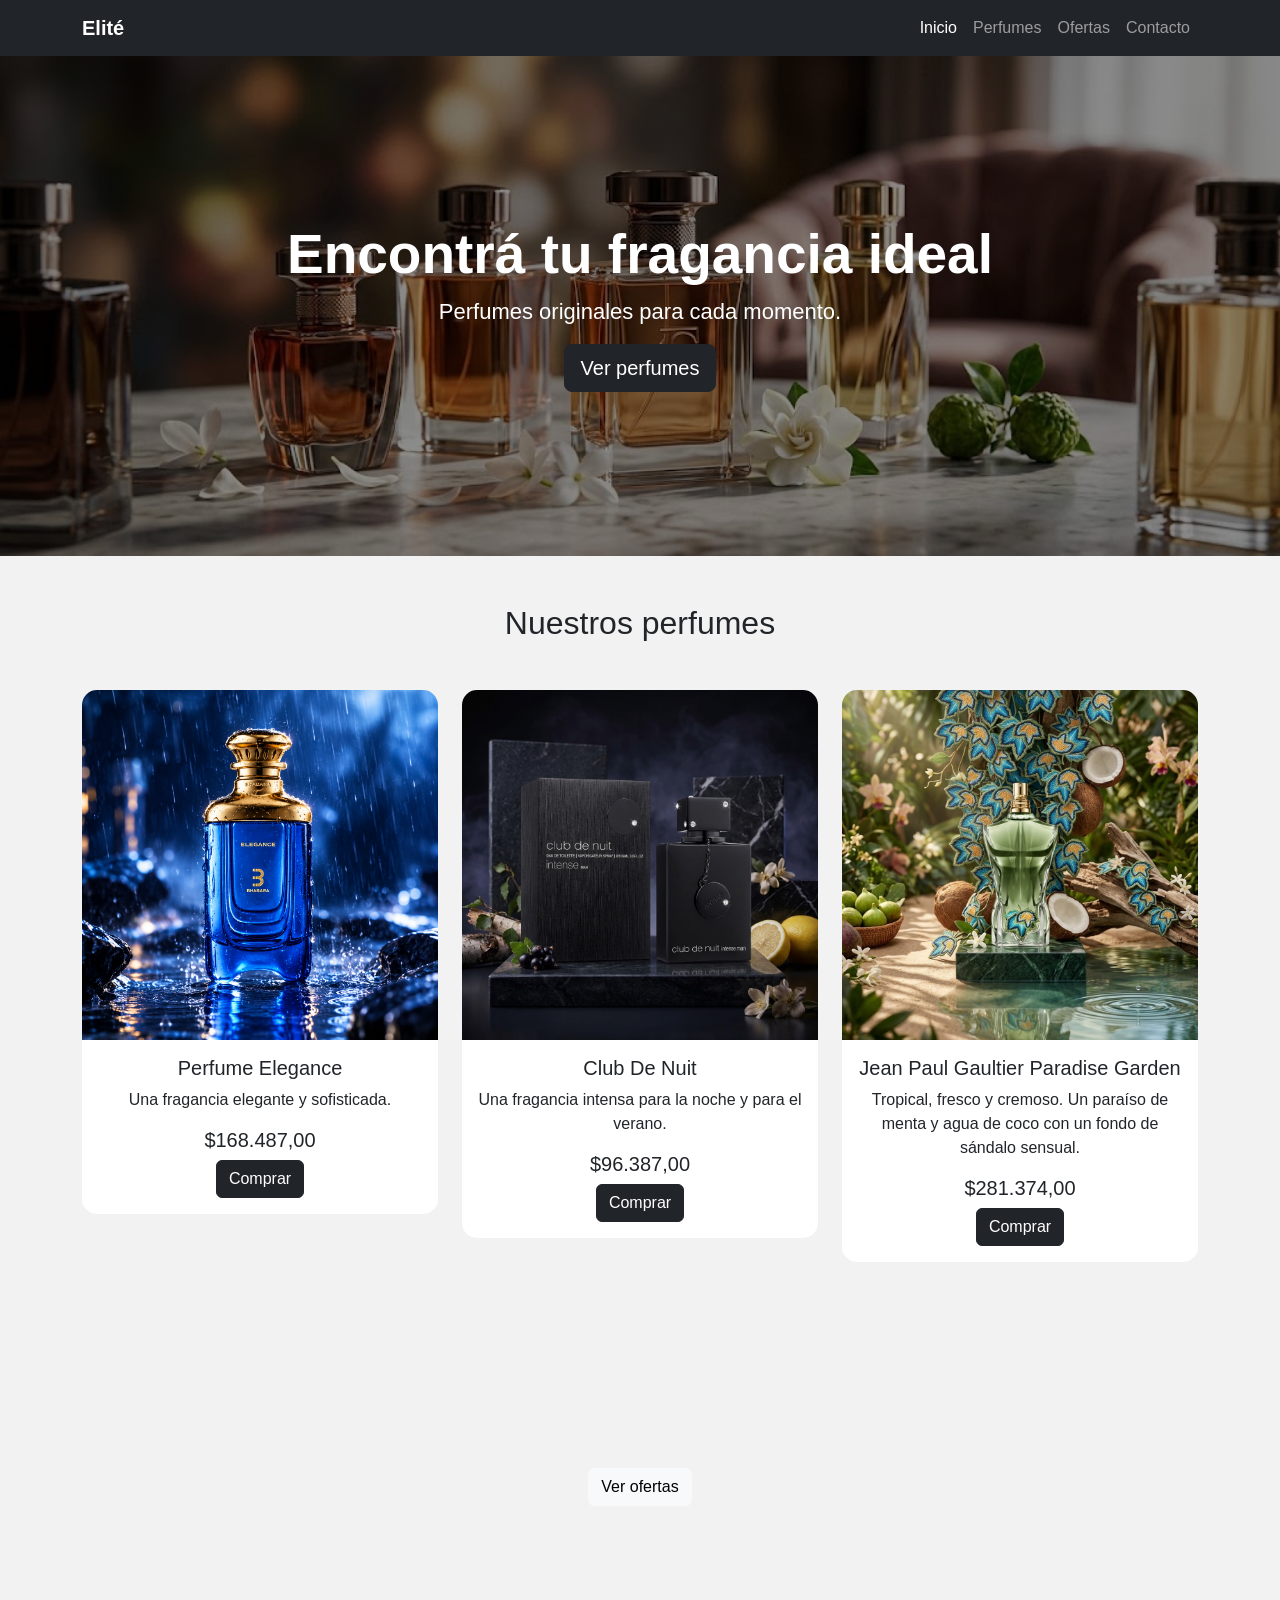
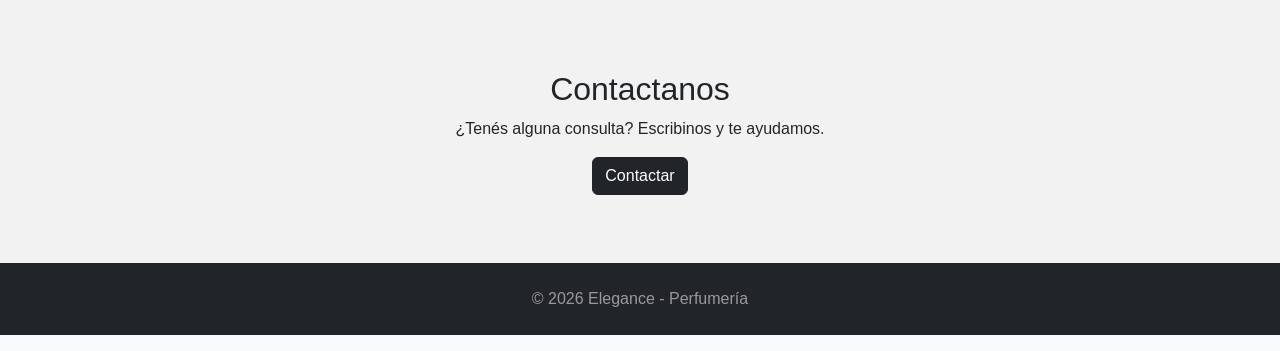
<file: index.html>
<!DOCTYPE html>
<html lang="es">
<head>
    <meta charset="UTF-8">
    <meta name="viewport" content="width=device-width, initial-scale=1.0">
    <title>Perfumeria Elité</title>
    <link rel="stylesheet" href="Biblioteca/bootstrap-5.3.8-dist/bootstrap-5.3.8-dist/css/bootstrap.min.css">
    <link rel="stylesheet" href="Biblioteca/aos-master/aos-master/dist/aos.css">
    <link rel="stylesheet" href="style.css">
</head>
<meta charset="UTF-8"> <meta name="viewport" content="width=device-width, initial-scale=1.0"> <title>Perfumería Elité</title> <!-- Bootstrap --> <link rel="stylesheet" href="Biblioteca/bootstrap-5.3.8-dist/bootstrap-5.3.8-dist/css/bootstrap.min.css"> <!-- AOS --> 

<link rel="stylesheet" href="Biblioteca/aos-master/aos-master/dist/aos.css"> <!-- CSS propio --> <link rel="stylesheet" href="style.css"> </head> <body> <!-- NAVBAR --> <nav class="navbar navbar-expand-lg navbar-dark bg-dark"> <div class="container"> <a class="navbar-brand fw-bold" href="#"> Elité </a> <button class="navbar-toggler" type="button" data-bs-toggle="collapse" data-bs-target="#navbarNav"> <span class="navbar-toggler-icon"></span> </button> <div class="collapse navbar-collapse" id="navbarNav"> <ul class="navbar-nav ms-auto"> <li class="nav-item"> <a class="nav-link active" href="#">Inicio</a> </li> <li class="nav-item"> <a class="nav-link" href="#perfumes">Perfumes</a> </li> <li class="nav-item"> 
    <a class="nav-link" href="#ofertas">Ofertas</a> </li> <li class="nav-item"> <a class="nav-link"
         href="#contacto">Contacto</a> </li> </ul> </div> </div> </nav> <!-- PORTADA --> 
         <section class="hero"> <div class="container text-center"> <h1 data-aos="fade-up"> Encontrá tu fragancia ideal </h1> <p data-aos="fade-up" data-aos-delay="200"> Perfumes originales para cada momento. </p> <a href="#perfumes" class="btn btn-dark btn-lg" data-aos="fade-up" data-aos-delay="400"> Ver perfumes </a> </div> </section> 
         <!-- PERFUMES --> <section id="perfumes" class="container py-5"> <h2 class="text-center mb-5" data-aos="fade-up"> Nuestros perfumes </h2> <div class="row g-4"> 
            <!-- PERFUME 1 --> <div class="col-md-4" data-aos="fade-up"> <div class="card perfume-card"> <img src="img/perfume 2.png" class="card-img-top" alt="Perfume"> <div class="card-body text-center"> <h5 class="card-title"> Perfume Elegance </h5> <p class="card-text"> Una fragancia elegante y sofisticada. </p> <h5> $168.487,00 </h5> 
<button class="btn btn-dark"
    onclick="comprarAhora('Perfume Elegance', 168487)">
    Comprar
</button>
</div> </div> </div> 
            <!-- PERFUME 2 --> <div class="col-md-4" data-aos="fade-up" data-aos-delay="200"> <div class="card perfume-card"> <img src="img/club 2.jpg" class="card-img-top" alt="Perfume"> <div class="card-body text-center"> <h5 class="card-title"> Club De Nuit </h5> <p class="card-text"> Una fragancia intensa para la noche y para el verano. </p> <h5> $96.387,00 </h5> 
<button class="btn btn-dark"
    onclick="comprarAhora('Club De Nuit', 96387)">
    Comprar
</button>
 </div> </div> </div> 
             <!-- PERFUME 3 --> <div class="col-md-4" data-aos="fade-up" data-aos-delay="400"> <div class="card perfume-card"> <img src="img/jeaan 2.jpg" class="card-img-top" alt="Perfume"> <div class="card-body text-center"> <h5 class="card-title"> Jean Paul Gaultier Paradise Garden </h5> <p class="card-text"> Tropical, fresco y cremoso. Un paraíso de menta y agua de coco con un fondo de sándalo sensual. </p> <h5> $281.374,00 </h5> 
<button class="btn btn-dark"
    onclick="comprarAhora('Jean Paul Gaultier Paradise Garden', 281374)">
    Comprar
</button>
</div> </div> </div> </div> </section> 
              <!-- OFERTAS -->  
               
              <section id="ofertas" class="ofertas"> <div class="container text-center"> <h2 data-aos="fade-up"> Ofertas especiales </h2> 
                  <a href="ofertas.html">
                <button class="btn btn-light" > Ver ofertas </button>
        </a>
                <p data-aos="fade-up">  </p>  </div> </section> 
              <!-- CONTACTO --> <section id="contacto" class="container py-5 text-center"> <h2> Contactanos </h2> <p> ¿Tenés alguna consulta? Escribinos y te ayudamos. </p> <button class="btn btn-dark"> Contactar </button> </section> <!-- FOOTER --> <footer class="bg-dark text-white text-center py-4"> <p class="mb-0"> © 2026 Elegance - Perfumería </p> </footer> 
               <!-- Bootstrap JS --> <script src="Biblioteca/bootstrap-5.3.8-dist/bootstrap-5.3.8-dist/js/bootstrap.bundle.min.js"></script> <!-- AOS --> <script src="Biblioteca/aos-master/aos-master/dist/aos.js"></script> <script> AOS.init(); </script>
<body>
    <nav class="navbar navbar-expand-lg bg-body-tertiary">
      
     
<script>
    function comprarAhora(nombre, precio) {
        const producto = {
            nombre: nombre,
            precio: precio
        };

        localStorage.setItem(
            "carrito",
            JSON.stringify([producto])
        );

        window.location.href = "tarjeta.html";
    }
</script>

  
</body>
</html>
</file>
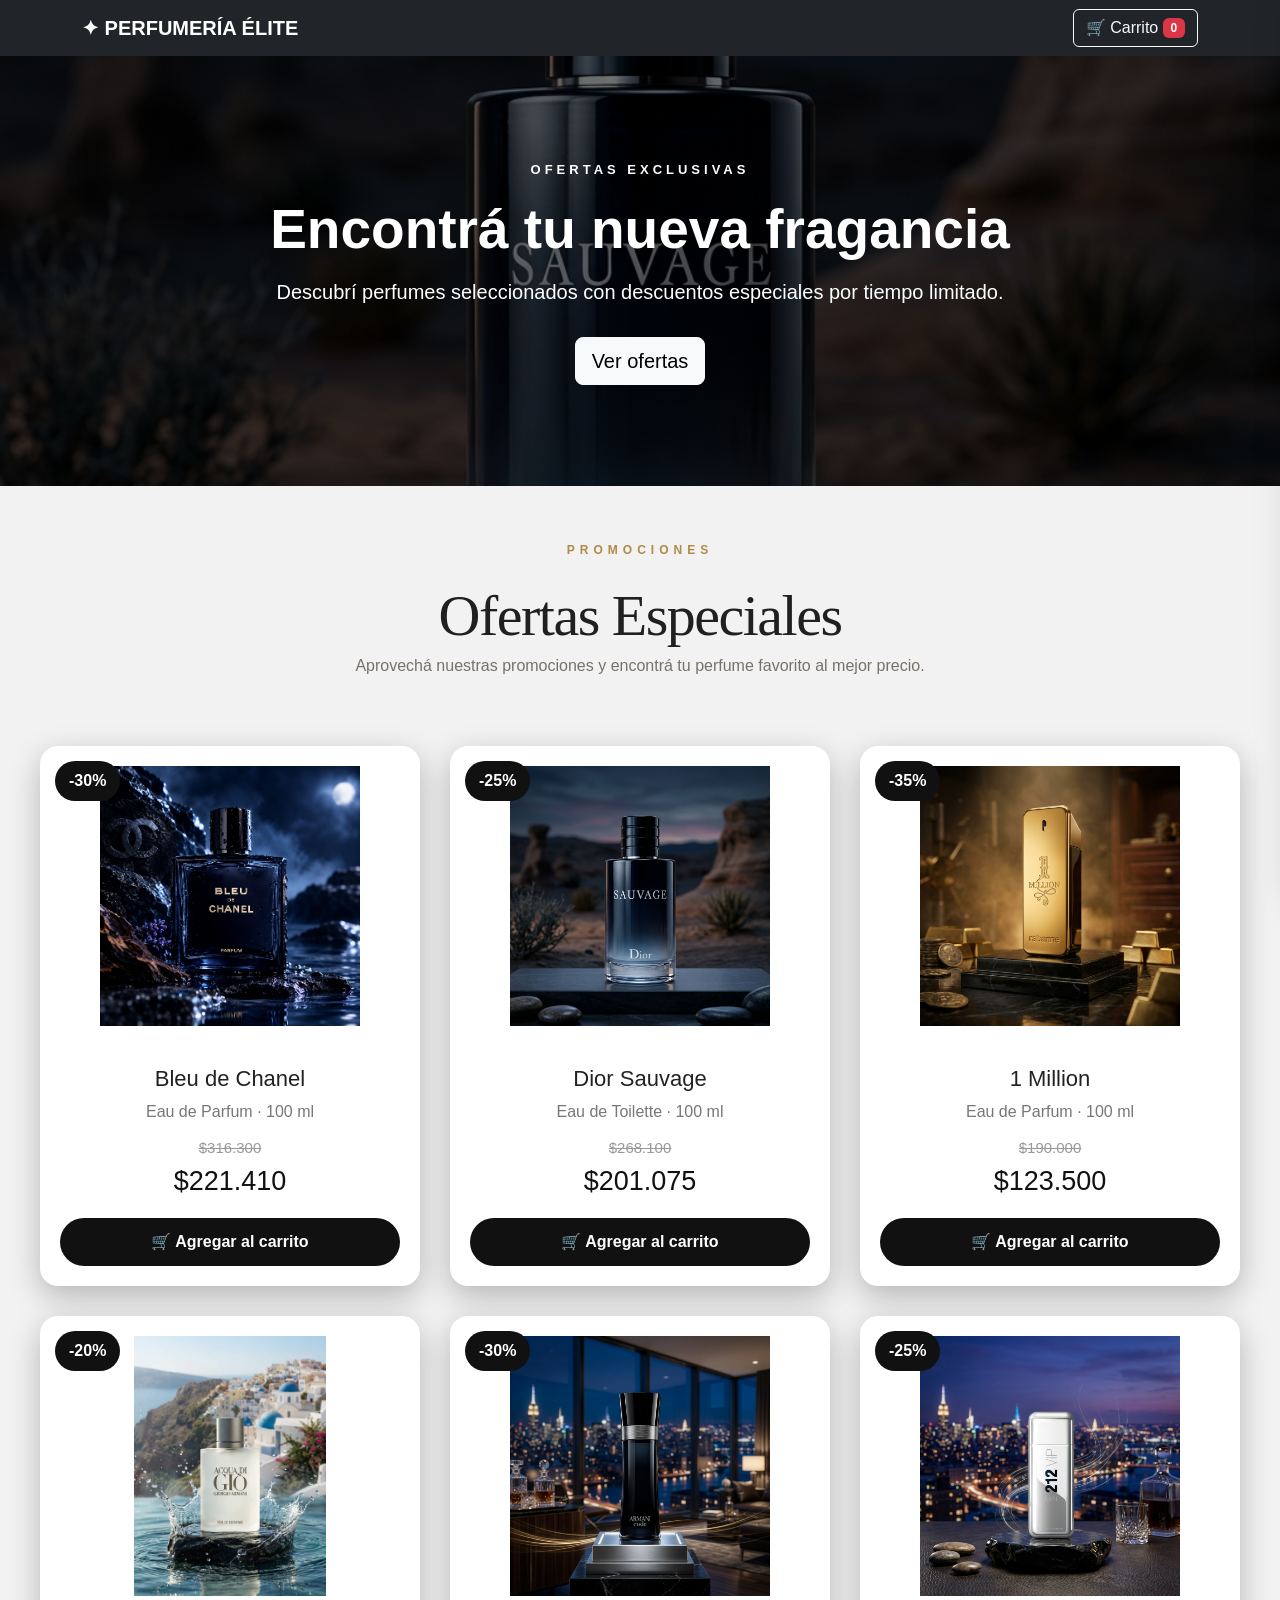
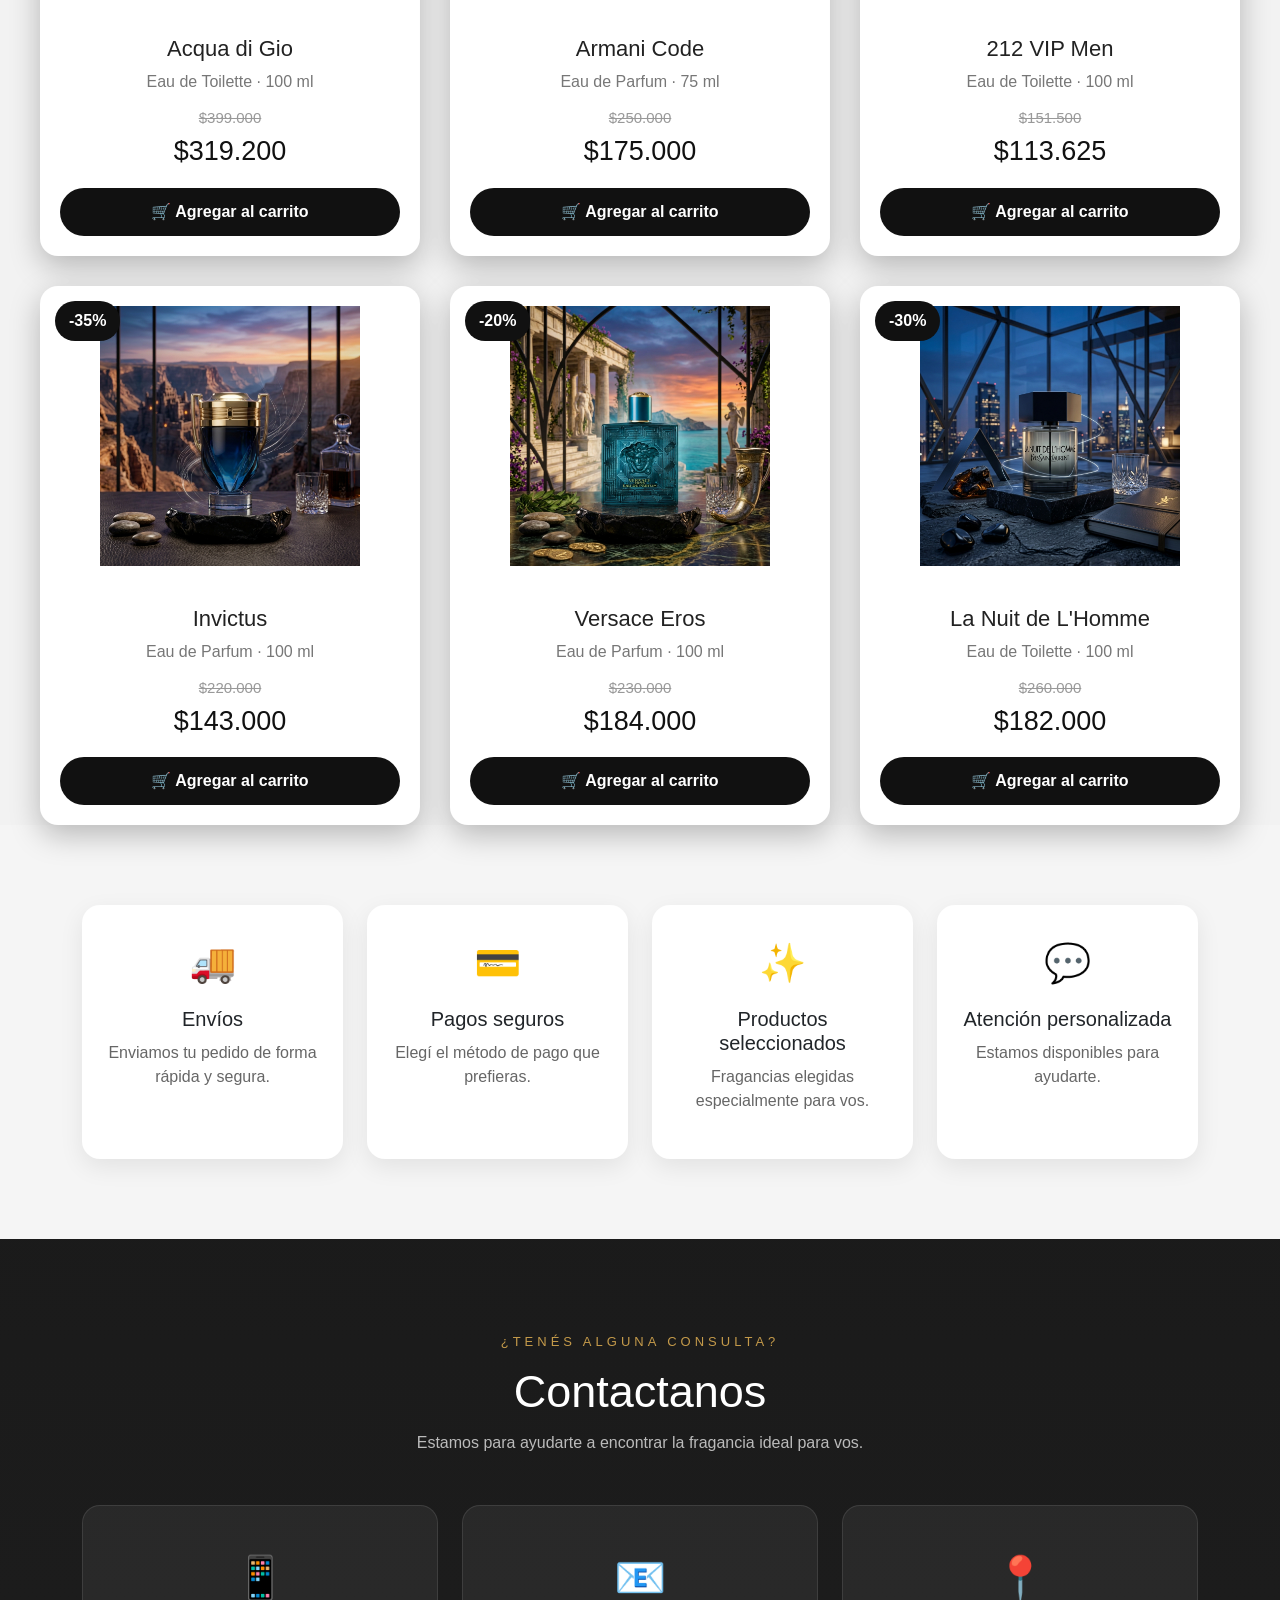
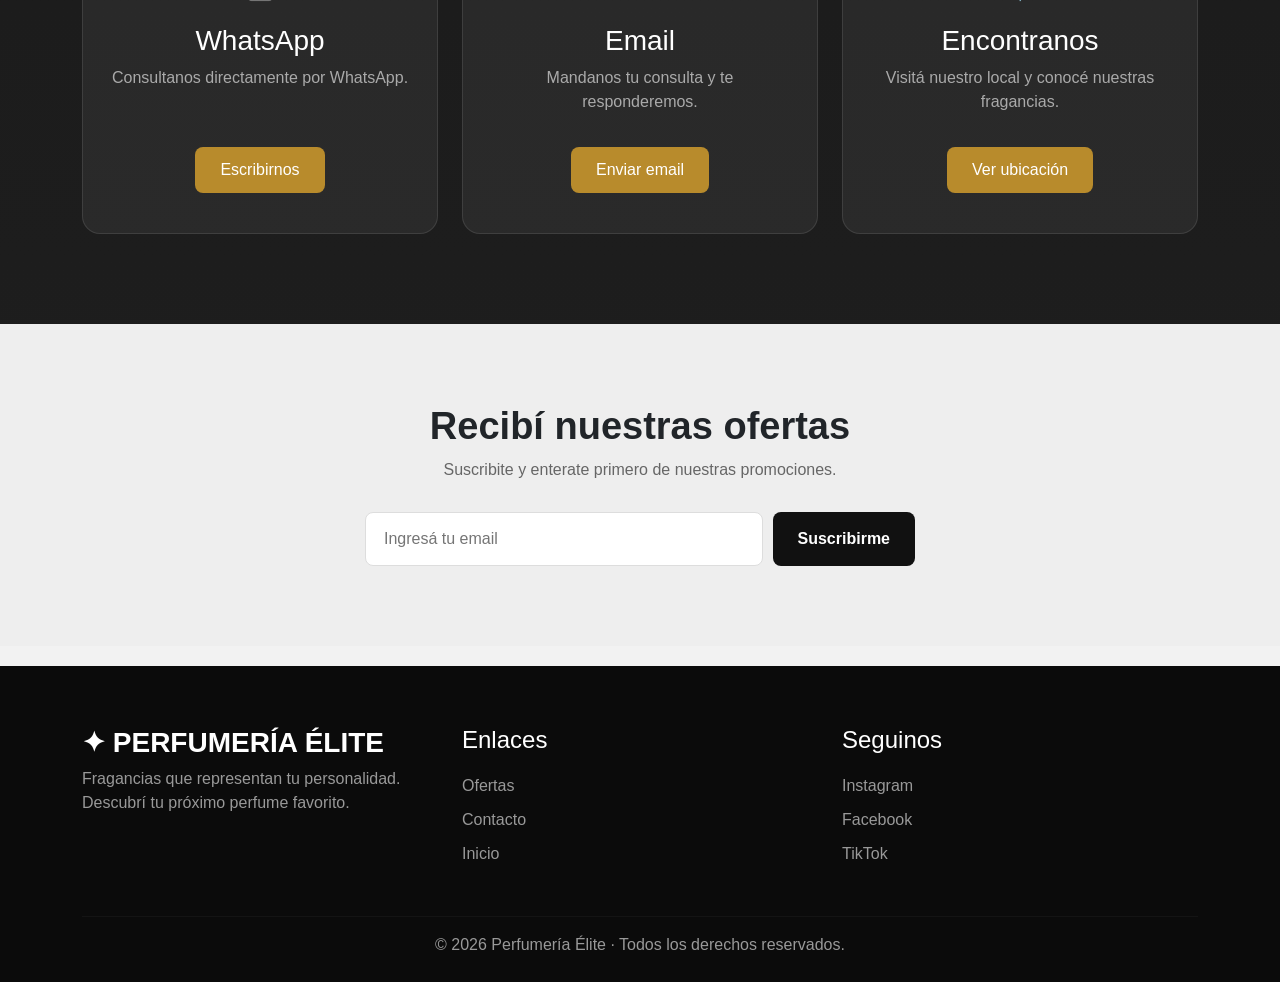
<file: ofertas.html>
<!DOCTYPE html>
<html lang="es">
<head>
    <meta charset="UTF-8">
    <meta name="viewport" content="width=device-width, initial-scale=1.0">
    <title>Ofertas Perfumes</title>

    <link rel="stylesheet" href="Biblioteca/aos-master/aos-master/dist/aos.css">
    <link rel="stylesheet" href="Biblioteca/bootstrap-5.3.8-dist/bootstrap-5.3.8-dist/css/bootstrap.min.css">
    <link rel="stylesheet" href="style.css">
</head>

<body>

<!-- ========================= BARRA SUPERIOR ========================= -->

<nav class="navbar navbar-dark bg-dark sticky-top">
    <div class="container">

        <a class="navbar-brand fw-bold" href="index.html">
            ✦ PERFUMERÍA ÉLITE
        </a>

        <button class="btn btn-outline-light" id="botonCarrito">
            🛒 Carrito
            <span class="badge bg-danger" id="contadorCarrito">0</span>
        </button>

    </div>
</nav>


<!-- ========================= HERO ========================= -->

<section class="hero-perfumes">

    <div class="hero-contenido">

        <span class="etiqueta">OFERTAS EXCLUSIVAS</span>

        <h1>Encontrá tu nueva fragancia</h1>

        <p>
            Descubrí perfumes seleccionados con descuentos especiales
            por tiempo limitado.
        </p>

        <a href="#ofertas" class="btn btn-light btn-lg">
            Ver ofertas
        </a>

    </div>

</section>


<!-- ========================= OFERTAS ========================= -->

<section id="ofertas">

    <div class="contenedor-ofertas">

        <div class="titulo-ofertas">

            <span class="subtitulo">PROMOCIONES</span>

            <h2>Ofertas Especiales</h2>

            <p>
                Aprovechá nuestras promociones y encontrá tu perfume
                favorito al mejor precio.
            </p>

        </div>


        <div class="productos-ofertas">


            <!-- PERFUME 1 -->

            <div class="producto-oferta">

                <span class="descuento">-30%</span>

                <img src="img/ChatGPT Image 2 oct 2026, 06_17_30 p.m..png"
                     alt="Bleu de Chanel">

                <div class="info-producto">

                    <h3>Bleu de Chanel</h3>

                    <p>Eau de Parfum · 100 ml</p>

                    <span class="precio-anterior">
                        $316.300
                    </span>

                    <h4>$221.410</h4>

                    <button class="btn-carrito"
                            onclick="agregarCarrito('Bleu de Chanel', 221410)">
                        🛒 Agregar al carrito
                    </button>

                </div>

            </div>


            <!-- PERFUME 2 -->

            <div class="producto-oferta">

                <span class="descuento">-25%</span>

                <img src="img/Gemini_Generated_Image_cuupp8cuupp8cuup.jpg"
                     alt="Dior Sauvage">

                <div class="info-producto">

                    <h3>Dior Sauvage</h3>

                    <p>Eau de Toilette · 100 ml</p>

                    <span class="precio-anterior">
                        $268.100
                    </span>

                    <h4>$201.075</h4>

                    <button class="btn-carrito"
                            onclick="agregarCarrito('Dior Sauvage', 201075)">
                        🛒 Agregar al carrito
                    </button>

                </div>

            </div>


            <!-- PERFUME 3 -->

            <div class="producto-oferta">

                <span class="descuento">-35%</span>

                <img src="img/Gemini_Generated_Image_id0ovfid0ovfid0o.jpg"
                     alt="1 Million">

                <div class="info-producto">

                    <h3>1 Million</h3>

                    <p>Eau de Parfum · 100 ml</p>

                    <span class="precio-anterior">
                        $190.000
                    </span>

                    <h4>$123.500</h4>

                    <button class="btn-carrito"
                            onclick="agregarCarrito('1 Million', 123500)">
                        🛒 Agregar al carrito
                    </button>

                </div>

            </div>


            <!-- PERFUME 4 -->

            <div class="producto-oferta">

                <span class="descuento">-20%</span>

                <img src="img/Gemini_Generated_Image_yziwrayziwrayziw.jpg"
                     alt="Acqua di Gio">

                <div class="info-producto">

                    <h3>Acqua di Gio</h3>

                    <p>Eau de Toilette · 100 ml</p>

                    <span class="precio-anterior">
                        $399.000
                    </span>

                    <h4>$319.200</h4>

                    <button class="btn-carrito"
                            onclick="agregarCarrito('Acqua di Gio', 319200)">
                        🛒 Agregar al carrito
                    </button>

                </div>

            </div>


            <!-- PERFUME 5 -->

            <div class="producto-oferta">

                <span class="descuento">-30%</span>

                <img src="img/Gemini_Generated_Image_89y09e89y09e89y0.jpg"
                     alt="Armani Code">

                <div class="info-producto">

                    <h3>Armani Code</h3>

                    <p>Eau de Parfum · 75 ml</p>

                    <span class="precio-anterior">
                        $250.000
                    </span>

                    <h4>$175.000</h4>

                    <button class="btn-carrito"
                            onclick="agregarCarrito('Armani Code', 175000)">
                        🛒 Agregar al carrito
                    </button>

                </div>

            </div>


            <!-- PERFUME 6 -->

            <div class="producto-oferta">

                <span class="descuento">-25%</span>

                <img src="img/Gemini_Generated_Image_lgodgqlgodgqlgod.jpg"
                     alt="212 VIP Men">

                <div class="info-producto">

                    <h3>212 VIP Men</h3>

                    <p>Eau de Toilette · 100 ml</p>

                    <span class="precio-anterior">
                        $151.500
                    </span>

                    <h4>$113.625</h4>

                    <button class="btn-carrito"
                            onclick="agregarCarrito('212 VIP Men', 113625)">
                        🛒 Agregar al carrito
                    </button>

                </div>

            </div>


            <!-- PERFUME 7 -->

            <div class="producto-oferta">

                <span class="descuento">-35%</span>

                <img src="img/Gemini_Generated_Image_rti5r2rti5r2rti5.jpg"
                     alt="Invictus">

                <div class="info-producto">

                    <h3>Invictus</h3>

                    <p>Eau de Parfum · 100 ml</p>

                    <span class="precio-anterior">
                        $220.000
                    </span>

                    <h4>$143.000</h4>

                    <button class="btn-carrito"
                            onclick="agregarCarrito('Invictus', 143000)">
                        🛒 Agregar al carrito
                    </button>

                </div>

            </div>


            <!-- PERFUME 8 -->

            <div class="producto-oferta">

                <span class="descuento">-20%</span>

                <img src="img/Gemini_Generated_Image_h0rvu3h0rvu3h0rv.jpg"
                     alt="Versace Eros">

                <div class="info-producto">

                    <h3>Versace Eros</h3>

                    <p>Eau de Parfum · 100 ml</p>

                    <span class="precio-anterior">
                        $230.000
                    </span>

                    <h4>$184.000</h4>

                    <button class="btn-carrito"
                            onclick="agregarCarrito('Versace Eros', 184000)">
                        🛒 Agregar al carrito
                    </button>

                </div>

            </div>


            <!-- PERFUME 9 -->

            <div class="producto-oferta">

                <span class="descuento">-30%</span>

                <img src="img/Gemini_Generated_Image_m3frlfm3frlfm3fr.jpg"
                     alt="La Nuit de L'Homme">

                <div class="info-producto">

                    <h3>La Nuit de L'Homme</h3>

                    <p>Eau de Toilette · 100 ml</p>

                    <span class="precio-anterior">
                        $260.000
                    </span>

                    <h4>$182.000</h4>

                    <button class="btn-carrito"
                            onclick="agregarCarrito('La Nuit de L’Homme', 182000)">
                        🛒 Agregar al carrito
                    </button>

                </div>

            </div>

        </div>

    </div>

</section>


<!-- ========================= BENEFICIOS ========================= -->

<section class="beneficios">

    <div class="container">

        <div class="row text-center g-4">

            <div class="col-md-3">
                <div class="beneficio">
                    <div class="icono">🚚</div>
                    <h3>Envíos</h3>
                    <p>Enviamos tu pedido de forma rápida y segura.</p>
                </div>
            </div>

            <div class="col-md-3">
                <div class="beneficio">
                    <div class="icono">💳</div>
                    <h3>Pagos seguros</h3>
                    <p>Elegí el método de pago que prefieras.</p>
                </div>
            </div>

            <div class="col-md-3">
                <div class="beneficio">
                    <div class="icono">✨</div>
                    <h3>Productos seleccionados</h3>
                    <p>Fragancias elegidas especialmente para vos.</p>
                </div>
            </div>

            <div class="col-md-3">
                <div class="beneficio">
                    <div class="icono">💬</div>
                    <h3>Atención personalizada</h3>
                    <p>Estamos disponibles para ayudarte.</p>
                </div>
            </div>

        </div>

    </div>

</section>


<!-- ========================= CONTACTO ========================= -->

<section id="contacto" class="contacto">

    <div class="container">

        <div class="titulo-contacto">

            <span>¿TENÉS ALGUNA CONSULTA?</span>

            <h2>Contactanos</h2>

            <p>
                Estamos para ayudarte a encontrar la fragancia ideal para vos.
            </p>

        </div>

        <div class="row g-4">

            <div class="col-md-4">

                <div class="contacto-card">

                    <div class="contacto-icono">📱</div>

                    <h3>WhatsApp</h3>

                    <p>Consultanos directamente por WhatsApp.</p>

                    <a href="https://wa.me/qr/BL3KYK7KPBAAP1"
                       class="btn-contacto">
                        Escribirnos
                    </a>

                </div>

            </div>


            <div class="col-md-4">

                <div class="contacto-card">

                    <div class="contacto-icono">📧</div>

                    <h3>Email</h3>

                    <p>Mandanos tu consulta y te responderemos.</p>

                    <a href="mailto:contacto@perfumeriaelite.com"
                       class="btn-contacto">
                        Enviar email
                    </a>

                </div>

            </div>


            <div class="col-md-4">

                <div class="contacto-card">

                    <div class="contacto-icono">📍</div>

                    <h3>Encontranos</h3>

                    <p>
                        Visitá nuestro local y conocé nuestras fragancias.
                    </p>

                    <a href="https://www.google.com/maps/place/Elite+Perfumes+Mall+Marina+Arauco/"
                       class="btn-contacto">
                        Ver ubicación
                    </a>

                </div>

            </div>

        </div>

    </div>

</section>


<!-- ========================= NEWSLETTER ========================= -->

<section class="newsletter">

    <div class="container text-center">

        <h2>Recibí nuestras ofertas</h2>

        <p>
            Suscribite y enterate primero de nuestras promociones.
        </p>

        <div class="newsletter-form">

            <input type="email" placeholder="Ingresá tu email">

            <button>
                Suscribirme
            </button>

        </div>

    </div>

</section>


<!-- ========================= FOOTER ========================= -->

<footer>

    <div class="container">

        <div class="row g-4">

            <div class="col-md-4">

                <h3>✦ PERFUMERÍA ÉLITE</h3>

                <p>
                    Fragancias que representan tu personalidad.
                    Descubrí tu próximo perfume favorito.
                </p>

            </div>


            <div class="col-md-4">

                <h4>Enlaces</h4>

                <a href="#ofertas">Ofertas</a>

                <a href="#contacto">Contacto</a>

                <a href="#">Inicio</a>

            </div>


            <div class="col-md-4">

                <h4>Seguinos</h4>

                <div class="redes">

                    <a href="https://www.instagram.com/perfumeriaeliteoud/">
                        Instagram
                    </a>

                    <a href="https://www.facebook.com/eliteperfumescl/?locale=es_LA">
                        Facebook
                    </a>

                    <a href="https://www.tiktok.com/@perfumeria_.elite">
                        TikTok
                    </a>

                </div>

            </div>

        </div>

        <hr>

        <p class="copyright">
            © 2026 Perfumería Élite · Todos los derechos reservados.
        </p>

    </div>

</footer>


<!-- ========================= CARRITO ========================= -->

<div id="carritoPanel" class="carrito-panel">

    <div class="carrito-header">

        <h2>🛒 Mi carrito</h2>

        <button onclick="cerrarCarrito()">
            ✕
        </button>

    </div>


    <div id="productosCarrito" class="productos-carrito">

        <p class="carrito-vacio">
            Tu carrito está vacío.
        </p>

    </div>


    <div class="carrito-footer">

        <div class="total-carrito">

            <span>Total:</span>

            <strong id="totalCarrito">
                $0
            </strong>

        </div>


        <!-- ESTE BOTÓN AHORA LLEVA A pago.html -->

        <button class="btn-finalizar"
                onclick="finalizarCompra()">
            Finalizar compra
        </button>

    </div>

</div>


<!-- ========================= JAVASCRIPT ========================= -->

<script>

let carrito = [];


/* ========================= AGREGAR PRODUCTO ========================= */

function agregarCarrito(nombre, precio) {

    carrito.push({
        nombre: nombre,
        precio: precio
    });

    actualizarCarrito();

    document
        .getElementById("carritoPanel")
        .classList.add("activo");
}


/* ========================= ACTUALIZAR CARRITO ========================= */

function actualizarCarrito() {

    let lista =
        document.getElementById("productosCarrito");

    let contador =
        document.getElementById("contadorCarrito");

    let total =
        document.getElementById("totalCarrito");


    contador.textContent = carrito.length;


    if (carrito.length === 0) {

        lista.innerHTML =
            '<p class="carrito-vacio">Tu carrito está vacío.</p>';

        total.textContent = "$0";

        return;
    }


    let totalCompra = 0;


    lista.innerHTML = "";


    carrito.forEach(function(producto, index) {

        totalCompra += producto.precio;


        lista.innerHTML += `

            <div class="producto-carrito">

                <div>

                    <strong>
                        ${producto.nombre}
                    </strong>

                    <p>
                        $${producto.precio.toLocaleString("es-AR")}
                    </p>

                </div>


                <button type="button"
                        onclick="eliminarProducto(${index})">

                    🗑️

                </button>

            </div>

        `;

    });


    total.textContent =
        "$" + totalCompra.toLocaleString("es-AR");
}


/* ========================= ELIMINAR PRODUCTO ========================= */

function eliminarProducto(index) {

    carrito.splice(index, 1);

    actualizarCarrito();
}


/* ========================= CERRAR CARRITO ========================= */

function cerrarCarrito() {

    document
        .getElementById("carritoPanel")
        .classList.remove("activo");
}


/* ========================= FINALIZAR COMPRA ========================= */

function finalizarCompra() {

    if (carrito.length === 0) {

        alert("Tu carrito está vacío.");

        return;
    }


    /*
        Guardamos el carrito para que pago.html
        pueda recuperar los productos seleccionados.
    */

    localStorage.setItem(
        "carrito",
        JSON.stringify(carrito)
    );


    /*
        CUANDO CREES TU PÁGINA DE PAGO,
        SE VA A LLAMAR:

        pago.html
    */

    window.location.href = "tarjeta.html";
}


/* ========================= INICIAR CARRITO ========================= */

document.addEventListener("DOMContentLoaded", function() {

    document
        .getElementById("botonCarrito")
        .addEventListener("click", function() {

            document
                .getElementById("carritoPanel")
                .classList.toggle("activo");

        });


    actualizarCarrito();

});

</script>

</body>
</html>
</file>
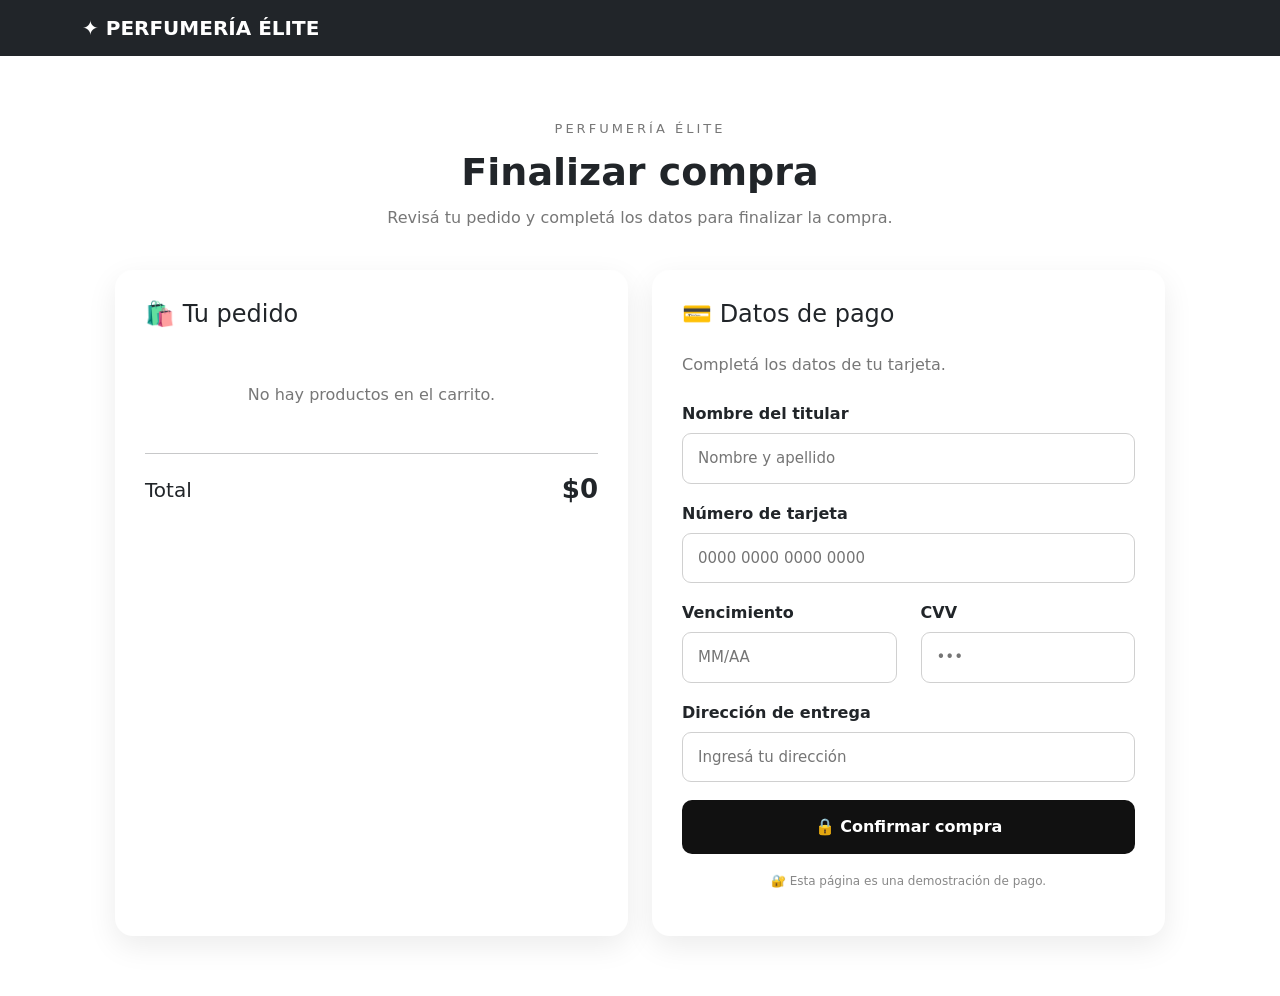
<file: tarjeta.html>
<!DOCTYPE html>
<html lang="en">
<head>
    <meta charset="UTF-8">
    <meta name="viewport" content="width=device-width, initial-scale=1.0">
    <title>Pagos</title>
    <link rel="stylesheet" href="style.css">
    <link rel="stylesheet" href="Biblioteca/aos-master/aos-master/dist/aos.css">
    <link rel="stylesheet" href="Biblioteca/bootstrap-5.3.8-dist/bootstrap-5.3.8-dist/css/bootstrap.min.css">
</head>
<body>
    <!-- =========================
         BARRA SUPERIOR
    ========================== -->

    <nav class="navbar navbar-dark bg-dark">
        <div class="container">
            <a class="navbar-brand fw-bold" href="index.html">
                ✦ PERFUMERÍA ÉLITE
            </a>
        </div>
    </nav>


    <!-- =========================
         PAGINA DE PAGO
    ========================== -->

    <main class="pagina-pago">

        <div class="contenedor-pago">

            <div class="titulo-pago">
                <span>PERFUMERÍA ÉLITE</span>

                <h1>Finalizar compra</h1>

                <p>
                    Revisá tu pedido y completá los datos para finalizar la compra.
                </p>
            </div>


            <div class="row g-4">


                <!-- =========================
                     RESUMEN DEL PEDIDO
                ========================== -->

                <div class="col-lg-6">

                    <div class="resumen-pedido">

                        <h2>🛍️ Tu pedido</h2>

                        <div id="productosPago">

                            <!-- Los productos aparecerán acá -->

                        </div>

                        <hr>

                        <div class="total-pago">

                            <span>Total</span>

                            <strong id="totalPago">
                                $0
                            </strong>

                        </div>

                    </div>

                </div>


                <!-- =========================
                     FORMULARIO DE TARJETA
                ========================== -->

                <div class="col-lg-6">

                    <div class="formulario-pago">

                        <h2>💳 Datos de pago</h2>

                        <p class="texto-seguridad">
                            Completá los datos de tu tarjeta.
                        </p>


                        <!-- TITULAR -->

                        <div class="campo-pago">

                            <label for="nombreTitular">
                                Nombre del titular
                            </label>

                            <input
                                type="text"
                                id="nombreTitular"
                                placeholder="Nombre y apellido"
                            >

                        </div>


                        <!-- TARJETA -->

                        <div class="campo-pago">

                            <label for="numeroTarjeta">
                                Número de tarjeta
                            </label>

                            <input
                                type="text"
                                id="numeroTarjeta"
                                maxlength="19"
                                placeholder="0000 0000 0000 0000"
                            >

                        </div>


                        <div class="row">


                            <!-- VENCIMIENTO -->

                            <div class="col-6">

                                <div class="campo-pago">

                                    <label for="vencimiento">
                                        Vencimiento
                                    </label>

                                    <input
                                        type="text"
                                        id="vencimiento"
                                        maxlength="5"
                                        placeholder="MM/AA"
                                    >

                                </div>

                            </div>


                            <!-- CVV -->

                            <div class="col-6">

                                <div class="campo-pago">

                                    <label for="cvv">
                                        CVV
                                    </label>

                                    <input
                                        type="password"
                                        id="cvv"
                                        maxlength="4"
                                        placeholder="•••"
                                    >

                                </div>

                            </div>

                        </div>


                        <!-- DIRECCIÓN -->

                        <div class="campo-pago">

                            <label for="direccion">
                                Dirección de entrega
                            </label>

                            <input
                                type="text"
                                id="direccion"
                                placeholder="Ingresá tu dirección"
                            >

                        </div>


                        <!-- BOTÓN -->

                        <button
                            class="btn-confirmar-pago"
                            onclick="confirmarPago()"
                        >

                            🔒 Confirmar compra

                        </button>


                        <p class="aviso-pago">
                            🔐 Esta página es una demostración de pago.
                        </p>

                    </div>

                </div>

            </div>

        </div>

    </main>


    <!-- =========================
         JAVASCRIPT
    ========================== -->

    <script>

        let carrito = JSON.parse(
            localStorage.getItem("carrito")
        ) || [];


        function mostrarProductos() {

            let lista =
                document.getElementById("productosPago");

            let total =
                document.getElementById("totalPago");


            if (carrito.length === 0) {

                lista.innerHTML = `
                    <p class="pedido-vacio">
                        No hay productos en el carrito.
                    </p>
                `;

                total.textContent = "$0";

                return;
            }


            lista.innerHTML = "";

            let totalCompra = 0;


            carrito.forEach(function(producto) {

                totalCompra += producto.precio;


                lista.innerHTML += `

                    <div class="producto-pago">

                        <div>

                            <strong>
                                ${producto.nombre}
                            </strong>

                        </div>

                        <span>
                            $${producto.precio.toLocaleString("es-AR")}
                        </span>

                    </div>

                `;

            });


            total.textContent =
                "$" + totalCompra.toLocaleString("es-AR");

        }


        function confirmarPago() {

            let nombre =
                document.getElementById("nombreTitular").value.trim();

            let tarjeta =
                document.getElementById("numeroTarjeta").value.trim();

            let vencimiento =
                document.getElementById("vencimiento").value.trim();

            let cvv =
                document.getElementById("cvv").value.trim();

            let direccion =
                document.getElementById("direccion").value.trim();


            if (
                nombre === "" ||
                tarjeta === "" ||
                vencimiento === "" ||
                cvv === "" ||
                direccion === ""
            ) {

                alert(
                    "Por favor completá todos los campos."
                );

                return;
            }


            alert(
                "¡Compra realizada correctamente! 🛍️\n\n" +
                "Gracias por comprar en Perfumería Élite."
            );


            localStorage.removeItem("carrito");

            window.location.href = "index.html";

        }


        mostrarProductos();

    </script>
</body>
</html>
</file>
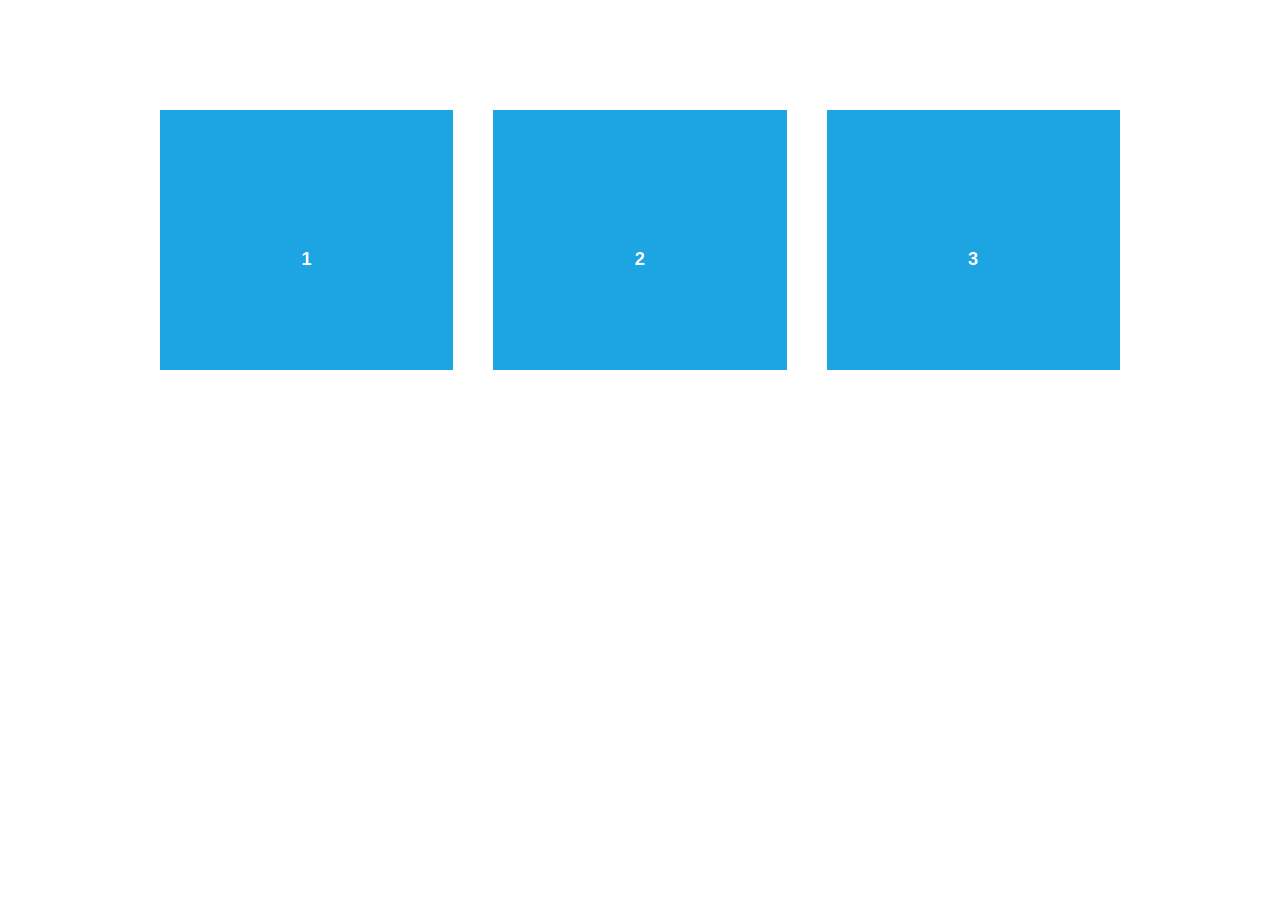
<file: Biblioteca/aos-master/aos-master/demo/async.html>
<!DOCTYPE html>
<html>
  <head>
    <meta charset="utf-8">
    <title>AOS - Animate on scroll library</title>
    <meta name="viewport" content="width=device-width">
    <link rel="stylesheet" href="css/styles.css" />
    <link rel="stylesheet" href="../dist/aos.css" />
  </head>
  <body>
    <div id="aos-demo" class="aos-all"></div>

    <script src="../dist/aos.js"></script>
    <script>
      AOS.init({
        easing: 'ease-in-out-sine'
      });

      setInterval(addItem, 300);

      var itemsCounter = 1;
      var container = document.getElementById('aos-demo');

      function addItem () {
        if (itemsCounter > 42) return;
        var item = document.createElement('div');
        item.classList.add('aos-item');
        item.setAttribute('data-aos', 'fade-up');
        item.innerHTML = '<div class="aos-item__inner"><h3>' + itemsCounter + '</h3></div>';
        container.appendChild(item);
        itemsCounter++;
      }
    </script>
  </body>
</html>
</file>
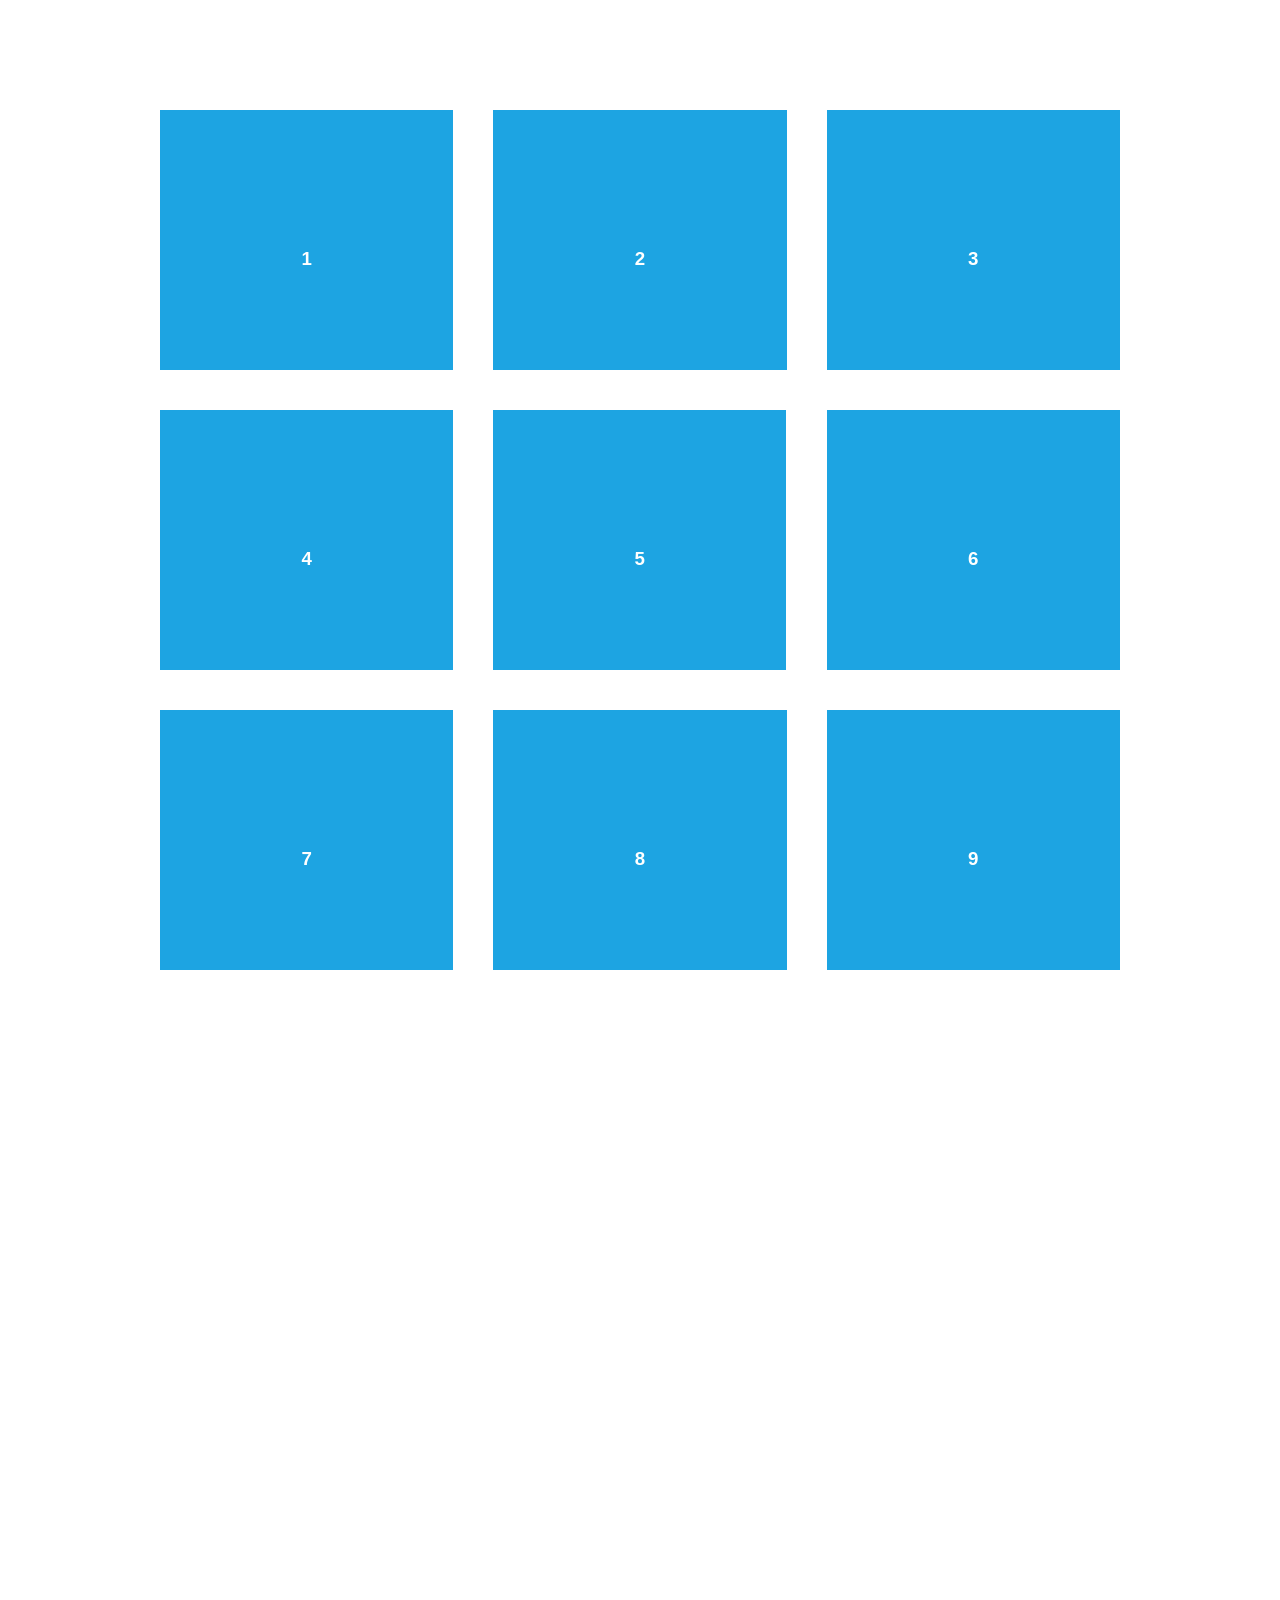
<file: Biblioteca/aos-master/aos-master/demo/simple.html>
<!DOCTYPE html>
<html>
  <head>
    <meta charset="utf-8">
    <title>AOS - Animate on scroll library</title>
    <meta name="viewport" content="width=device-width">
    <link rel="stylesheet" href="css/styles.css" />
    <link rel="stylesheet" href="../dist/aos.css" />
    <!--[if lt IE 9]>
    <script src="//html5shiv.googlecode.com/svn/trunk/html5.js"></script>
    <![endif]-->
  </head>
  <body>
    <div id="transcroller-body" class="aos-all">
      <div class="aos-item" data-aos="fade-up">
        <div class="aos-item__inner"><h3>1</h3></div>
      </div>
      <div class="aos-item" data-aos="fade-down">
        <div class="aos-item__inner"><h3>2</h3></div>
      </div>
      <div class="aos-item" data-aos="zoom-out-down">
        <div class="aos-item__inner"><h3>3</h3></div>
      </div>
      <div class="aos-item" data-aos="flip-down">
        <div class="aos-item__inner"><h3>4</h3></div>
      </div>
      <div class="aos-item" data-aos="flip-up">
        <div class="aos-item__inner"><h3>5</h3></div>
      </div>
      <div class="aos-item" data-aos="fade-down">
        <div class="aos-item__inner"><h3>6</h3></div>
      </div>
      <div class="aos-item" data-aos="fade-in">
        <div class="aos-item__inner"><h3>7</h3></div>
      </div>
      <div class="aos-item" data-aos="fade-down">
        <div class="aos-item__inner"><h3>8</h3></div>
      </div>
      <div class="aos-item" data-aos="fade-in">
        <div class="aos-item__inner"><h3>9</h3></div>
      </div>
      <div class="aos-item" data-aos="fade-down">
        <div class="aos-item__inner"><h3>10</h3></div>
      </div>
      <div class="aos-item" data-aos="fade-up">
        <div class="aos-item__inner"><h3>11</h3></div>
      </div>
      <div class="aos-item" data-aos="fade-down">
        <div class="aos-item__inner"><h3>12</h3></div>
      </div>
      <div class="aos-item" data-aos="fade-in">
        <div class="aos-item__inner"><h3>13</h3></div>
      </div>
      <div class="aos-item" data-aos="fade-up">
        <div class="aos-item__inner"><h3>14</h3></div>
      </div>
      <div class="aos-item" data-aos="fade-in">
        <div class="aos-item__inner"><h3>15</h3></div>
      </div>
      <div class="aos-item" data-aos="fade-up">
        <div class="aos-item__inner"><h3>16</h3></div>
      </div>
      <div class="aos-item" data-aos="fade-down">
        <div class="aos-item__inner"><h3>17</h3></div>
      </div>
      <div class="aos-item" data-aos="fade-up">
        <div class="aos-item__inner"><h3>18</h3></div>
      </div>
      <div class="aos-item" data-aos="zoom-out">
        <div class="aos-item__inner"><h3>19</h3></div>
      </div>
      <div class="aos-item" data-aos="fade-up">
        <div class="aos-item__inner"><h3>20</h3></div>
      </div>
      <div class="aos-item" data-aos="zoom-out">
        <div class="aos-item__inner"><h3>21</h3></div>
      </div>
      <div class="aos-item" data-aos="fade-in">
        <div class="aos-item__inner"><h3>22</h3></div>
      </div>
      <div class="aos-item" data-aos="zoom-out-up">
        <div class="aos-item__inner"><h3>23</h3></div>
      </div>
      <div class="aos-item" data-aos="zoom-out-down">
        <div class="aos-item__inner"><h3>24</h3></div>
      </div>
      <div class="aos-item" data-aos="fade-in">
        <div class="aos-item__inner"><h3>25</h3></div>
      </div>
      <div class="aos-item" data-aos="fade-in">
        <div class="aos-item__inner"><h3>26</h3></div>
      </div>
      <div class="aos-item" data-aos="fade-in">
        <div class="aos-item__inner"><h3>27</h3></div>
      </div>
      <div class="aos-item" data-aos="fade-in">
        <div class="aos-item__inner"><h3>28</h3></div>
      </div>
      <div class="aos-item" data-aos="fade-in">
        <div class="aos-item__inner"><h3>29</h3></div>
      </div>
      <div class="aos-item" data-aos="fade-in">
        <div class="aos-item__inner"><h3>30</h3></div>
      </div>
      <div class="aos-item" data-aos="fade-in">
        <div class="aos-item__inner"><h3>31</h3></div>
      </div>
      <div class="aos-item" data-aos="fade-in">
        <div class="aos-item__inner"><h3>32</h3></div>
      </div>
      <div class="aos-item" data-aos="fade-in">
        <div class="aos-item__inner"><h3>33</h3></div>
      </div>
      <div class="aos-item" data-aos="fade-in">
        <div class="aos-item__inner"><h3>34</h3></div>
      </div>
      <div class="aos-item" data-aos="fade-in">
        <div class="aos-item__inner"><h3>35</h3></div>
      </div>
      <div class="aos-item" data-aos="fade-in">
        <div class="aos-item__inner"><h3>36</h3></div>
      </div>
      <div class="aos-item" data-aos="fade-in">
        <div class="aos-item__inner"><h3>37</h3></div>
      </div>
      <div class="aos-item" data-aos="fade-in">
        <div class="aos-item__inner"><h3>38</h3></div>
      </div>
      <div class="aos-item" data-aos="fade-in">
        <div class="aos-item__inner"><h3>39</h3></div>
      </div>
      <div class="aos-item" data-aos="fade-in">
        <div class="aos-item__inner"><h3>40</h3></div>
      </div>
      <div class="aos-item" data-aos="fade-in">
        <div class="aos-item__inner"><h3>41</h3></div>
      </div>
      <div class="aos-item" data-aos="fade-in">
        <div class="aos-item__inner"><h3>42</h3></div>
      </div>
    </div>

    <script src="../dist/aos.js"></script>
    <script>
      AOS.init({
        easing: 'ease-in-out-sine'
      });
    </script>

    <!-- <script src="//cdnjs.cloudflare.com/ajax/libs/require.js/2.1.11/require.min.js"></script>
    <script>
      requirejs.config({
          baseUrl: '../dist',
      });

      require(['aos'], function(AOS){
          AOS.init({
              easing: 'ease-in-out-sine'
          });
      });
    </script> -->
  </body>
</html>
</file>
<file: style.css>
body {
    margin: 0;
    font-family: Arial, sans-serif;
    background-color: #f8f8f8;
}


/* PORTADA */

.hero {
    min-height: 500px;

    display: flex;
    align-items: center;
    justify-content: center;

    background: linear-gradient(
        rgba(0, 0, 0, 0.45),
        rgba(0, 0, 0, 0.45)
    ),
    url("img/fondo\ imagen.jpg");

    background-size: cover;
    background-position: center;

    color: white;
}

.hero h1 {
    font-size: 55px;
    font-weight: bold;
}

.hero p {
    font-size: 22px;
}


/* TARJETAS */

.perfume-card {
    border: none;
    border-radius: 15px;
    overflow: hidden;

    transition: 0.3s;
}

.perfume-card:hover {
    transform: translateY(-8px);
    box-shadow: 0 10px 25px rgba(0,0,0,0.15);
}

.perfume-card img {
    height: 350px;
    object-fit: cover;
}


/* OFERTAS */

.ofertas {
    padding: 100px 20px;

    background-color: #212121;

    color: white;
    background: linear-gradient(
        rgba(0, 0, 0, 0.41),
        rgba(0, 0, 0, 0.41)
    ),
    url("img/ofertas.jpg");
}

.ofertas h2 {
    font-size: 40px;
}


/* FOOTER */

footer {
    margin-top: 20px;
}

/* =========================
   OFERTAS
========================= */

.ofertas {
    padding: 100px 20px;

    color: white;

    background:
        linear-gradient(
            rgba(0, 0, 0, 0.41),
            rgba(0, 0, 0, 0.41)
        ),
        url("img/ofertas.jpg");

    background-size: cover;
    background-position: center;
    background-attachment: fixed;
}

.ofertas h2 {
    font-size: 40px;
    text-align: center;
    margin-bottom: 10px;
}

.ofertas > p {
    text-align: center;
    margin-bottom: 50px;
}


/* CONTENEDOR DE PRODUCTOS */

.productos-ofertas {
    max-width: 1200px;
    margin: auto;

    display: grid;
    grid-template-columns: repeat(3, 1fr);
    gap: 30px;
}


/* TARJETA */

.producto-oferta {
    position: relative;

    background-color: white;
    color: #222;

    border-radius: 18px;
    overflow: hidden;

    text-align: center;

    box-shadow: 0 10px 30px rgba(0,0,0,0.25);

    transition: 0.3s;
}

.producto-oferta:hover {
    transform: translateY(-10px);
    box-shadow: 0 15px 35px rgba(0,0,0,0.35);
}


/* IMAGEN */

.producto-oferta img {
    width: 100%;
    height: 300px;

    object-fit: contain;

    padding: 20px;

    box-sizing: border-box;
}


/* DESCUENTO */

.descuento {
    position: absolute;

    top: 15px;
    left: 15px;

    background-color: #111;
    color: white;

    padding: 8px 14px;

    border-radius: 20px;

    font-weight: bold;

    z-index: 2;
}


/* INFORMACIÓN */

.info-producto {
    padding: 20px;
}

.info-producto h3 {
    font-size: 22px;
    margin-bottom: 8px;
}

.info-producto p {
    color: #777;
    margin-bottom: 12px;
}


/* PRECIO ANTERIOR */

.precio-anterior {
    color: #999;

    text-decoration: line-through;

    font-size: 15px;
}


/* PRECIO OFERTA */

.info-producto h4 {
    color: #111;

    font-size: 27px;

    margin: 5px 0 20px;
}


/* BOTÓN */

.info-producto button {
    border: none;

    background-color: #111;
    color: white;

    padding: 12px 25px;

    border-radius: 25px;

    cursor: pointer;

    transition: 0.3s;
}

.info-producto button:hover {
    background-color: #333;
    transform: scale(1.05);
}


/* RESPONSIVE */

@media (max-width: 900px) {

    .productos-ofertas {
        grid-template-columns: repeat(2, 1fr);
    }

}

@media (max-width: 600px) {

    .productos-ofertas {
        grid-template-columns: 1fr;
    }

    .ofertas {
        padding: 70px 15px;
    }

    .ofertas h2 {
        font-size: 32px;
    }

}


/* =========================
   HERO
========================= */

.hero-perfumes {
    min-height: 430px;
    display: flex;
    align-items: center;
    justify-content: center;
    text-align: center;
    padding: 60px 20px;

    background:
        linear-gradient(
            rgba(0,0,0,.55),
            rgba(0,0,0,.65)
        ),
        url("img/Gemini_Generated_Image_cuupp8cuupp8cuup.jpg");

    background-size: cover;
    background-position: center;
}

.hero-contenido {
    max-width: 750px;
    color: white;
}

.hero-contenido h1 {
    font-size: 55px;
    font-weight: 800;
    margin: 15px 0;
}

.hero-contenido p {
    font-size: 20px;
    margin-bottom: 30px;
}

.etiqueta,
.subtitulo {
    letter-spacing: 4px;
    font-size: 13px;
    font-weight: bold;
}



/* =========================
   BOTÓN CARRITO
========================= */

.btn-carrito {
    width: 100%;
    border: none;
    padding: 13px 18px;
    border-radius: 10px;

    background: #111;
    color: white;

    font-weight: 600;

    transition: .3s;
}

.btn-carrito:hover {
    background: #b88b2c;
    transform: translateY(-2px);
}



/* =========================
   BENEFICIOS
========================= */

.beneficios {
    padding: 80px 20px;

    background: #f5f5f5;
}

.beneficio {
    background: white;

    padding: 30px 20px;

    border-radius: 18px;

    height: 100%;

    box-shadow: 0 8px 25px rgba(0,0,0,.08);

    transition: .3s;
}

.beneficio:hover {
    transform: translateY(-7px);
}

.icono {
    font-size: 38px;
    margin-bottom: 15px;
}

.beneficio h3 {
    font-size: 20px;
    margin-bottom: 10px;
}

.beneficio p {
    color: #666;
}



/* =========================
   CONTACTO
========================= */

.contacto {
    padding: 90px 20px;

    background:
        linear-gradient(
            rgba(15,15,15,.95),
            rgba(25,25,25,.98)
        );

    color: white;
}

.titulo-contacto {
    text-align: center;
    margin-bottom: 50px;
}

.titulo-contacto span {
    font-size: 13px;
    letter-spacing: 4px;
    color: #c49a4a;
}

.titulo-contacto h2 {
    font-size: 45px;
    margin: 12px 0;
}

.titulo-contacto p {
    color: #bbb;
}



.contacto-card {
    text-align: center;

    background: rgba(255,255,255,.06);

    border: 1px solid rgba(255,255,255,.1);

    border-radius: 18px;

    padding: 40px 25px;

    height: 100%;

    transition: .3s;
}

.contacto-card:hover {
    transform: translateY(-8px);

    background: rgba(255,255,255,.1);
}

.contacto-icono {
    font-size: 42px;
    margin-bottom: 15px;
}

.contacto-card p {
    color: #aaa;
    min-height: 50px;
}

.btn-contacto {
    display: inline-block;

    margin-top: 15px;

    padding: 11px 25px;

    border-radius: 8px;

    text-decoration: none;

    color: white;

    background: #b88b2c;

    transition: .3s;
}

.btn-contacto:hover {
    background: #d2aa58;
    color: white;
}



/* =========================
   NEWSLETTER
========================= */

.newsletter {
    padding: 80px 20px;

    background: #eee;

    text-align: center;
}

.newsletter h2 {
    font-size: 38px;
    font-weight: 700;
}

.newsletter p {
    color: #666;
}

.newsletter-form {
    max-width: 550px;

    margin: 30px auto 0;

    display: flex;

    gap: 10px;
}

.newsletter-form input {
    flex: 1;

    padding: 14px 18px;

    border: 1px solid #ddd;

    border-radius: 8px;
}

.newsletter-form button {
    border: none;

    padding: 14px 25px;

    border-radius: 8px;

    background: #111;

    color: white;

    font-weight: bold;
}



/* =========================
   FOOTER
========================= */

footer {
    background: #0b0b0b;

    color: white;

    padding: 60px 20px 25px;
}

footer h3 {
    font-weight: 700;
}

footer h4 {
    margin-bottom: 20px;
}

footer p {
    color: #999;
}

footer a {
    display: block;

    color: #999;

    text-decoration: none;

    margin-bottom: 10px;

    transition: .2s;
}

footer a:hover {
    color: #c49a4a;
}

footer hr {
    border-color: #333;

    margin-top: 40px;
}

.copyright {
    text-align: center;

    margin: 0;
}



/* =========================
   CARRITO LATERAL
========================= */

.carrito-panel {
    position: fixed;

    top: 0;
    right: -430px;

    width: 400px;
    max-width: 95%;

    height: 100vh;

    background: white;

    z-index: 9999;

    box-shadow:
        -10px 0 40px rgba(0,0,0,.25);

    display: flex;

    flex-direction: column;

    transition: .4s;
}

.carrito-panel.activo {
    right: 0;
}



/* CABECERA */

.carrito-header {
    display: flex;

    justify-content: space-between;

    align-items: center;

    padding: 22px;

    border-bottom: 1px solid #ddd;
}

.carrito-header h2 {
    margin: 0;

    font-size: 22px;
}

.carrito-header button {
    border: none;

    background: none;

    font-size: 24px;

    cursor: pointer;
}



/* PRODUCTOS */

.productos-carrito {
    flex: 1;

    overflow-y: auto;

    padding: 20px;
}

.carrito-vacio {
    text-align: center;

    color: #888;

    margin-top: 50px;
}

.producto-carrito {
    display: flex;

    align-items: center;

    justify-content: space-between;

    padding: 15px;

    margin-bottom: 12px;

    border-radius: 12px;

    background: #f5f5f5;
}

.producto-carrito strong {
    display: block;

    margin-bottom: 5px;
}

.producto-carrito p {
    margin: 0;

    color: #b88b2c;

    font-weight: bold;
}

.producto-carrito button {
    border: none;

    background: transparent;

    cursor: pointer;

    font-size: 18px;
}



/* TOTAL */

.carrito-footer {
    padding: 20px;

    border-top: 1px solid #ddd;
}

.total-carrito {
    display: flex;

    justify-content: space-between;

    font-size: 20px;

    margin-bottom: 15px;
}

.total-carrito strong {
    color: #b88b2c;
}

.btn-finalizar {
    width: 100%;

    padding: 15px;

    border: none;

    border-radius: 10px;

    background: #111;

    color: white;

    font-weight: bold;

    cursor: pointer;

    transition: .3s;
}

.btn-finalizar:hover {
    background: #b88b2c;
}



/* =========================
   RESPONSIVE
========================= */

@media (max-width: 768px) {

    .hero-contenido h1 {
        font-size: 38px;
    }

    .hero-contenido p {
        font-size: 17px;
    }

    .titulo-contacto h2 {
        font-size: 35px;
    }

    .newsletter-form {
        flex-direction: column;
    }

    .carrito-panel {
        width: 100%;
        max-width: 100%;
        right: -100%;
    }

}
/* =========================
   PÁGINA DE PAGO
========================= */

body {
    background: #f2f2f2;
}

.pagina-pago {
    min-height: calc(100vh - 56px);
    padding: 60px 20px;
}

.contenedor-pago {
    max-width: 1050px;
    margin: auto;
}

.titulo-pago {
    text-align: center;
    margin-bottom: 40px;
}

.titulo-pago span {
    font-size: 13px;
    letter-spacing: 3px;
    color: #777;
}

.titulo-pago h1 {
    font-size: 38px;
    margin: 10px 0;
    font-weight: 700;
}

.titulo-pago p {
    color: #777;
}

.resumen-pedido,
.formulario-pago {
    background: white;
    border-radius: 18px;
    padding: 30px;
    height: 100%;
    box-shadow: 0 10px 30px rgba(0,0,0,0.08);
}

.resumen-pedido h2,
.formulario-pago h2 {
    font-size: 24px;
    margin-bottom: 25px;
}

.producto-pago {
    display: flex;
    justify-content: space-between;
    align-items: center;
    padding: 17px 0;
    border-bottom: 1px solid #e5e5e5;
}

.producto-pago strong {
    font-size: 16px;
}

.producto-pago span {
    font-weight: 700;
}

.total-pago {
    display: flex;
    justify-content: space-between;
    align-items: center;
    font-size: 20px;
}

.total-pago strong {
    font-size: 26px;
}

.campo-pago {
    margin-bottom: 18px;
}

.campo-pago label {
    display: block;
    font-weight: 600;
    margin-bottom: 7px;
}

.campo-pago input {
    width: 100%;
    padding: 13px 15px;
    border: 1px solid #d0d0d0;
    border-radius: 9px;
    outline: none;
    font-size: 15px;
    transition: 0.2s;
}

.campo-pago input:focus {
    border-color: #111;
    box-shadow: 0 0 0 3px rgba(0,0,0,0.08);
}

.texto-seguridad {
    color: #777;
    margin-bottom: 25px;
}

.btn-confirmar-pago {
    width: 100%;
    padding: 15px;
    border: none;
    border-radius: 10px;
    background: #111;
    color: white;
    font-size: 16px;
    font-weight: 600;
    cursor: pointer;
    transition: 0.3s;
}

.btn-confirmar-pago:hover {
    background: #333;
    transform: translateY(-2px);
}

.aviso-pago {
    text-align: center;
    color: #888;
    font-size: 12px;
    margin-top: 18px;
}

.pedido-vacio {
    color: #777;
    text-align: center;
    padding: 30px 0;
}

/* ==================================
   TITULO ELEGANTE DE LAS OFERTAS
================================== */

.titulo-ofertas {
    text-align: center;
    max-width: 850px;
    margin: 0 auto 55px;
    padding: 55px 25px 10px;
    position: relative;
}

.titulo-ofertas .subtitulo {
    display: flex;
    justify-content: center;
    align-items: center;
    gap: 15px;
    color: #b18a45;
    font-size: 12px;
    font-weight: 700;
    letter-spacing: 5px;
    margin-bottom: 22px;
}

.linea-dorada {
    width: 38px;
    height: 1px;
    background: #b18a45;
    display: inline-block;
}

.titulo-ofertas h2 {
    font-family: Georgia, "Times New Roman", serif;
    font-size: clamp(36px, 5vw, 58px);
    font-weight: 400;
    letter-spacing: -1.5px;
    color: #202020;
    line-height: 1.2;
    margin: 0;
}

.titulo-ofertas h2 span {
    color: #b18a45;
    font-style: italic;
}

.separador-dorado {
    display: flex;
    justify-content: center;
    align-items: center;
    gap: 12px;
    margin: 24px auto;
    color: #b18a45;
    font-size: 18px;
}

.separador-dorado::before,
.separador-dorado::after {
    content: "";
    width: 55px;
    height: 1px;
    background: linear-gradient(
        to right,
        transparent,
        #b18a45
    );
}

.separador-dorado::after {
    transform: rotate(180deg);
}

.titulo-ofertas p {
    max-width: 590px;
    margin: 0 auto;
    color: #77716a;
    font-size: 16px;
    line-height: 1.9;
    font-weight: 400;
}

.etiquetas-ofertas {
    display: flex;
    justify-content: center;
    align-items: center;
    flex-wrap: wrap;
    gap: 12px;
    margin-top: 27px;
}

.etiquetas-ofertas span {
    color: #62533b;
    background: #f8f4ec;
    border: 1px solid #e9dfcb;
    border-radius: 30px;
    padding: 10px 16px;
    font-size: 12px;
    letter-spacing: 0.3px;
    transition: all 0.3s ease;
}

.etiquetas-ofertas span:hover {
    background: #b18a45;
    color: white;
    border-color: #b18a45;
    transform: translateY(-3px);
}

/* Adaptación para celulares */

@media (max-width: 576px) {
    .titulo-ofertas {
        padding: 40px 15px 5px;
        margin-bottom: 30px;
    }

    .titulo-ofertas .subtitulo {
        font-size: 10px;
        letter-spacing: 2px;
        gap: 8px;
    }

    .linea-dorada {
        width: 22px;
    }

    .titulo-ofertas h2 {
        font-size: 37px;
        letter-spacing: -1px;
    }

    .titulo-ofertas p {
        font-size: 14px;
        line-height: 1.8;
    }

    .etiquetas-ofertas {
        gap: 8px;
    }

    .etiquetas-ofertas span {
        font-size: 11px;
        padding: 9px 12px;
    }
}
/* AJUSTES PARA CELULARES */
@media (max-width: 767.98px) {

    .menu {
        margin-top: 8px;
        padding: 10px;
    }

    .menu .list-group-item {
        padding: 12px 15px;
    }

    .menu .list-group-item:hover {
        padding-left: 20px;
    }

}
h3{
    align-items: center;
}
</file>
<file: Biblioteca/aos-master/aos-master/demo/css/styles.css>
body {
  font-family: Helvetica,Tahoma;
}

*,
*:before,
*:after {
  box-sizing: border-box;
}

.aos-all {
  width: 1000px;
  max-width: 98%;
  margin: 10vh auto 0 auto;
}

.aos-item {
  display: inline-block;
  float: left;
  width: 33.3333%;
  height: 300px;
  padding: 20px;
}

.aos-item__inner {
  position: relative;
  width: 100%;
  height: 100%;
  float: left;
  background: #1da4e2;
  line-height: 260px;
  text-align: center;
  color: #fff;
}

@media screen and (max-width: 800px) {
  .aos-item {
    width: 50%;
  }
}
</file>
